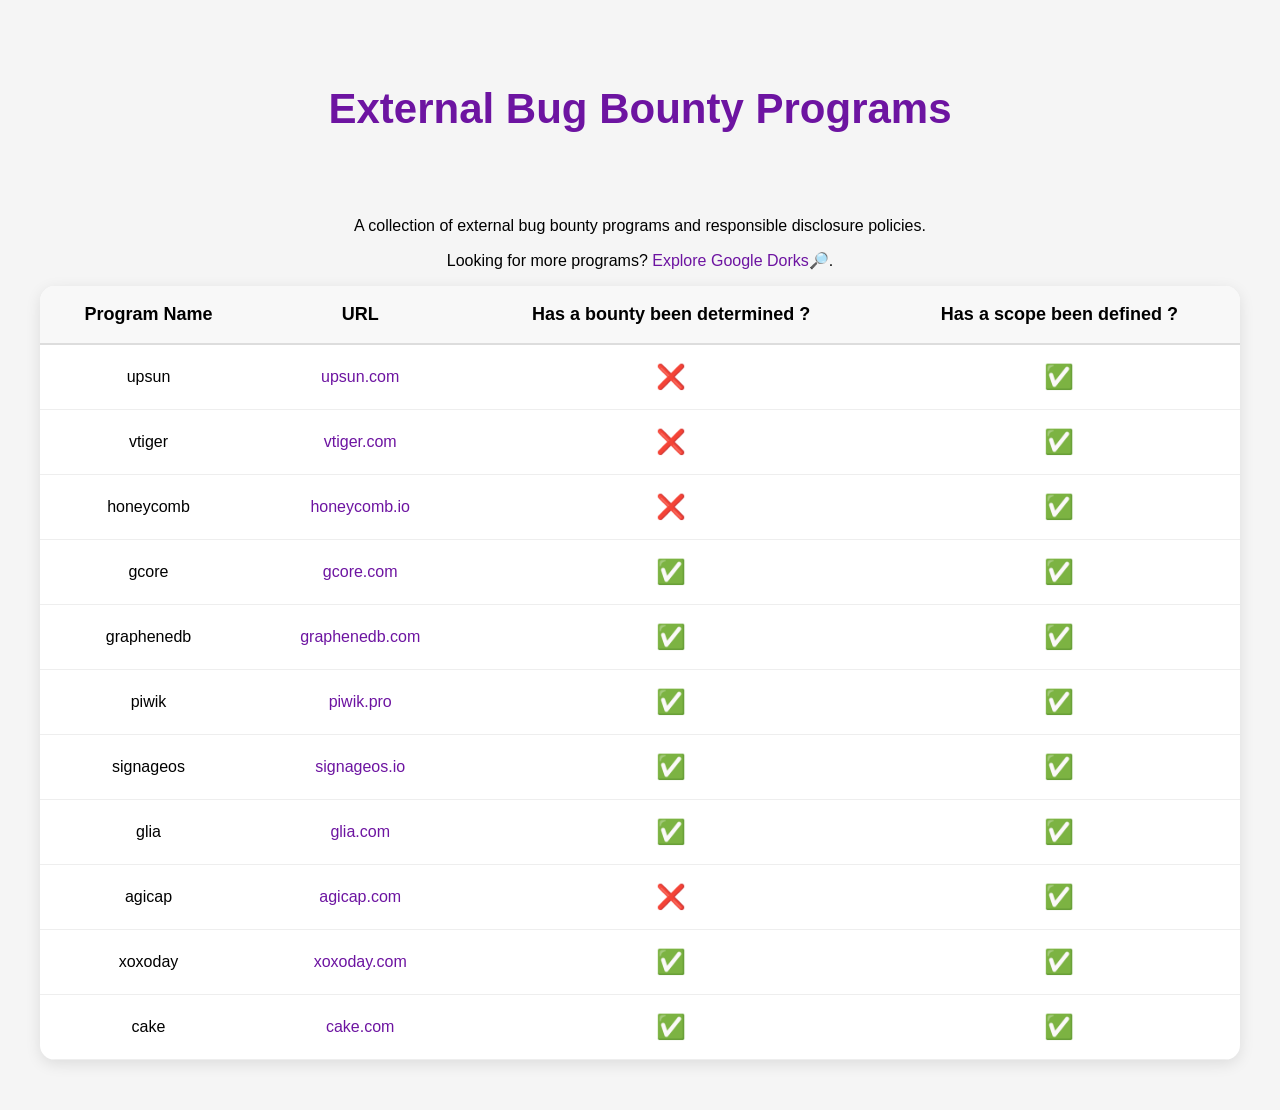
<file: index.html>
<!DOCTYPE html>
<html>
<head>
    <link rel="stylesheet" href="BBP.css">
    <title>External Bug Bounty Programs</title>
</head>

<body>
    <h2>External Bug Bounty Programs</h2></br>
<p class="subtitle">
    A collection of external bug bounty programs and responsible disclosure policies.
</p>
<p class="subtitle">
     Looking for more programs? <a href="Google_Dorks.html">Explore Google Dorks🔎</a>.
</p>

<div class="table-container">
    <table>
  <tr>
    <th>Program Name</th>
    <th>URL</th>
    <th>Has a bounty been determined ?</th>
    <th>Has a scope been defined ?</th>
  </tr>
  <tr>
    <td>upsun</td>
    <td><a href="https://upsun.com/trust-center/security/responsible-disclosure/">upsun.com</a></td>
    <td>❌</td>
    <td>✅</td>
  </tr>
  <tr>
    <td>vtiger</td>
    <td><a href="https://www.vtiger.com/security-center/bug-bounty/">vtiger.com</a></td>
    <td>❌</td>
    <td>✅</td>
  </tr>
  <tr>
    <td>honeycomb</td>
    <td><a href="https://docs.honeycomb.io/security-compliance/bug-bounty-program">honeycomb.io</a></td>
    <td>❌</td>
    <td>✅</td>
  </tr>
  <tr>
    <td>gcore</td>
    <td><a href="https://gcore.com/bug-bounty-program">gcore.com</a></td>
    <td>✅</td>
    <td>✅</td>
  </tr>
  <tr>
    <td>graphenedb</td>
    <td><a href="https://graphenedb.com/legal/bug-bounty/">graphenedb.com</a></td>
    <td>✅</td>
    <td>✅</td>
  </tr>
  <tr>
    <td>piwik</td>
    <td><a href="https://piwik.pro/bug-bounty-program/">piwik.pro</a></td>
    <td>✅</td>
    <td>✅</td>
  </tr>
  <tr>
    <td>signageos</td>
    <td><a href="https://www.signageos.io/legal/bug-bounty">signageos.io</a></td>
    <td>✅</td>
    <td>✅</td>
  </tr>
  <tr>
    <td>glia</td>
    <td><a href="https://www.glia.com/security-bounty">glia.com</a></td>
    <td>✅</td>
    <td>✅</td>
  </tr>
  <tr>
    <td>agicap</td>
    <td><a href="https://agicap.com/en/bug-bounty/">agicap.com</a></td>
    <td>❌</td>
    <td>✅</td>
  </tr>
  <tr>
    <td>xoxoday</td>
    <td><a href="https://www.xoxoday.com/bug-bounty#reward">xoxoday.com</a></td>
    <td>✅</td>
    <td>✅</td>
  </tr>
  <tr>
    <td>cake</td>
    <td><a href="https://security.cake.com/">cake.com</a></td>
    <td>✅</td>
    <td>✅</td>
  </tr>
    </table>
</div>
</body>

</html>
</file>
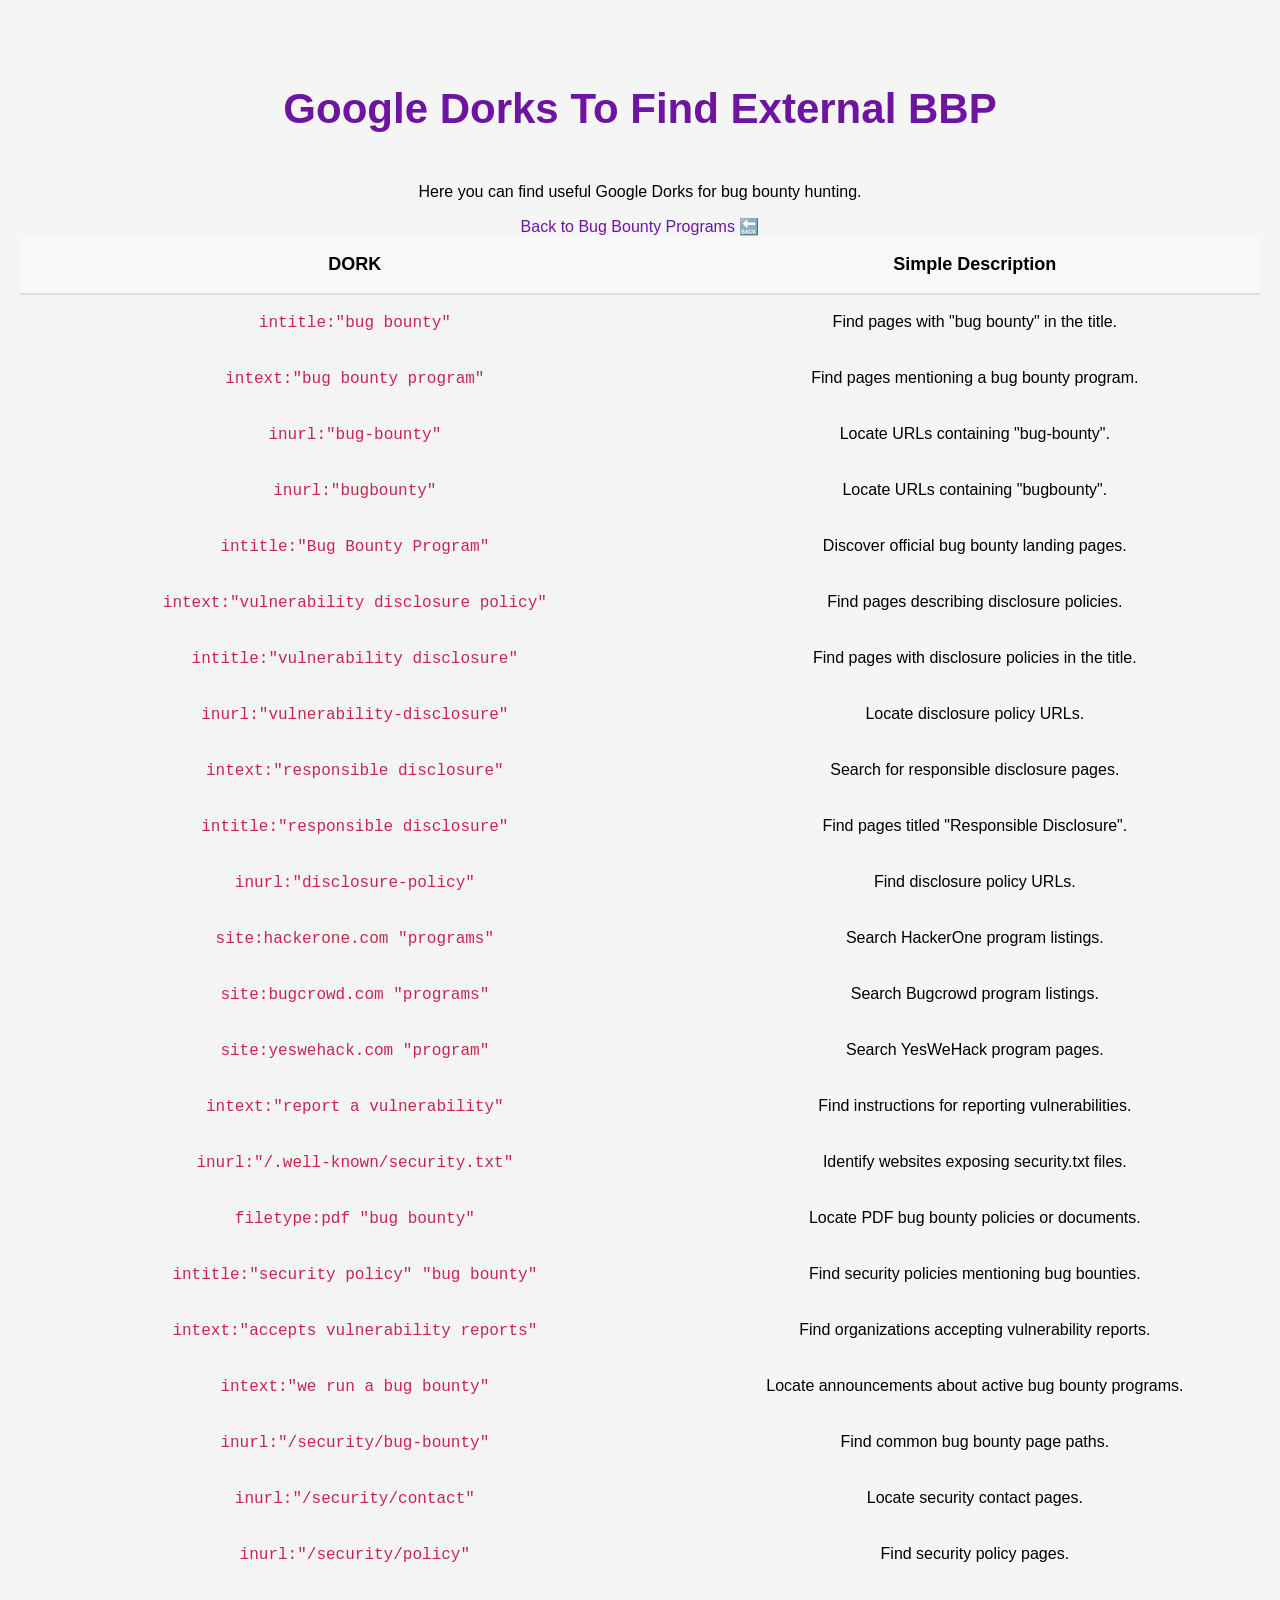
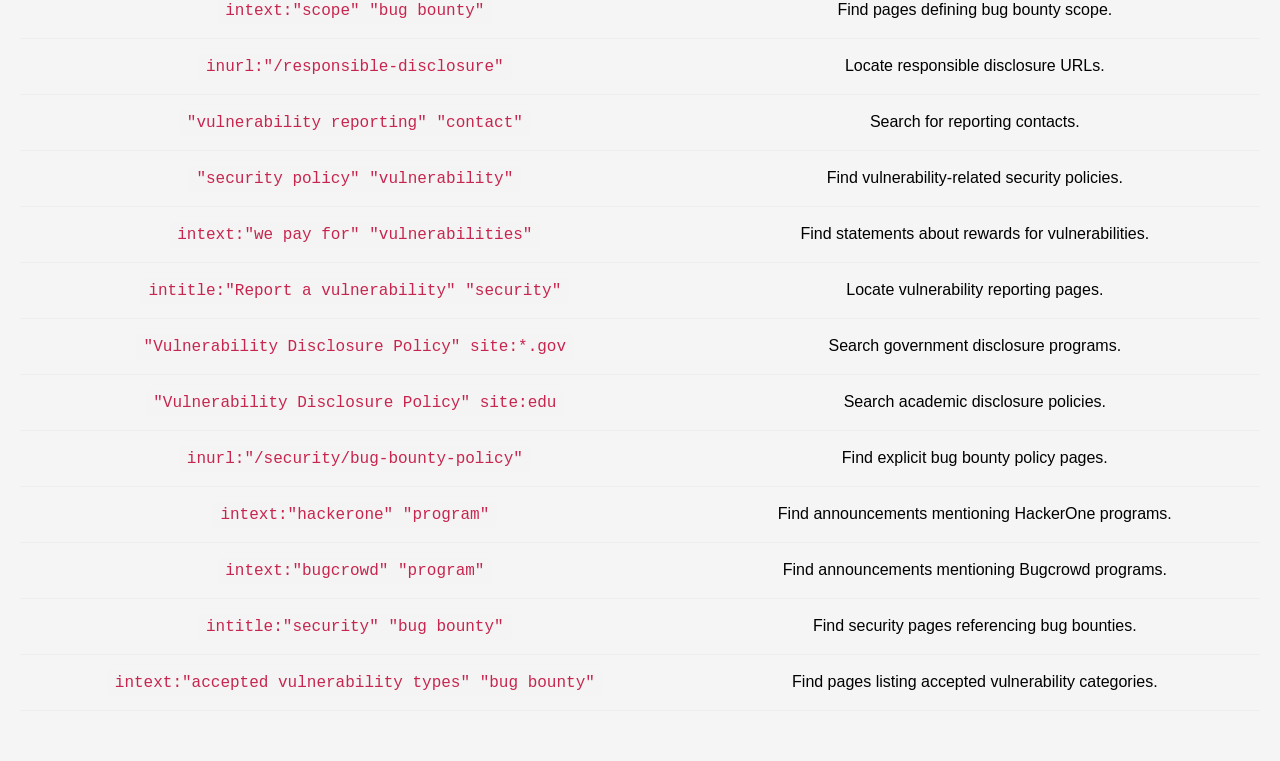
<file: Google_Dorks.html>
<!DOCTYPE html>
<html>
<head>
    <title>Google Dorks</title>
    <link rel="stylesheet" href="BBP.css">
</head>

<body>
    <h2>Google Dorks To Find External BBP</h2>

    <p>Here you can find useful Google Dorks for bug bounty hunting.</p>
    <a href="index.html">Back to Bug Bounty Programs 🔙</a>

<table>
    <tr>
        <th>DORK</th>
        <th>Simple Description</th>
    </tr>

    <tr>
        <td><code>intitle:"bug bounty"</code></td>
        <td>Find pages with "bug bounty" in the title.</td>
    </tr>

    <tr>
        <td><code>intext:"bug bounty program"</code></td>
        <td>Find pages mentioning a bug bounty program.</td>
    </tr>

    <tr>
        <td><code>inurl:"bug-bounty"</code></td>
        <td>Locate URLs containing "bug-bounty".</td>
    </tr>

    <tr>
        <td><code>inurl:"bugbounty"</code></td>
        <td>Locate URLs containing "bugbounty".</td>
    </tr>

    <tr>
        <td><code>intitle:"Bug Bounty Program"</code></td>
        <td>Discover official bug bounty landing pages.</td>
    </tr>

    <tr>
        <td><code>intext:"vulnerability disclosure policy"</code></td>
        <td>Find pages describing disclosure policies.</td>
    </tr>

    <tr>
        <td><code>intitle:"vulnerability disclosure"</code></td>
        <td>Find pages with disclosure policies in the title.</td>
    </tr>

    <tr>
        <td><code>inurl:"vulnerability-disclosure"</code></td>
        <td>Locate disclosure policy URLs.</td>
    </tr>

    <tr>
        <td><code>intext:"responsible disclosure"</code></td>
        <td>Search for responsible disclosure pages.</td>
    </tr>

    <tr>
        <td><code>intitle:"responsible disclosure"</code></td>
        <td>Find pages titled "Responsible Disclosure".</td>
    </tr>

    <tr>
        <td><code>inurl:"disclosure-policy"</code></td>
        <td>Find disclosure policy URLs.</td>
    </tr>

    <tr>
        <td><code>site:hackerone.com "programs"</code></td>
        <td>Search HackerOne program listings.</td>
    </tr>

    <tr>
        <td><code>site:bugcrowd.com "programs"</code></td>
        <td>Search Bugcrowd program listings.</td>
    </tr>

    <tr>
        <td><code>site:yeswehack.com "program"</code></td>
        <td>Search YesWeHack program pages.</td>
    </tr>

    <tr>
        <td><code>intext:"report a vulnerability"</code></td>
        <td>Find instructions for reporting vulnerabilities.</td>
    </tr>

    <tr>
        <td><code>inurl:"/.well-known/security.txt"</code></td>
        <td>Identify websites exposing security.txt files.</td>
    </tr>

    <tr>
        <td><code>filetype:pdf "bug bounty"</code></td>
        <td>Locate PDF bug bounty policies or documents.</td>
    </tr>

    <tr>
        <td><code>intitle:"security policy" "bug bounty"</code></td>
        <td>Find security policies mentioning bug bounties.</td>
    </tr>

    <tr>
        <td><code>intext:"accepts vulnerability reports"</code></td>
        <td>Find organizations accepting vulnerability reports.</td>
    </tr>

    <tr>
        <td><code>intext:"we run a bug bounty"</code></td>
        <td>Locate announcements about active bug bounty programs.</td>
    </tr>

    <tr>
        <td><code>inurl:"/security/bug-bounty"</code></td>
        <td>Find common bug bounty page paths.</td>
    </tr>

    <tr>
        <td><code>inurl:"/security/contact"</code></td>
        <td>Locate security contact pages.</td>
    </tr>

    <tr>
        <td><code>inurl:"/security/policy"</code></td>
        <td>Find security policy pages.</td>
    </tr>

    <tr>
        <td><code>intext:"scope" "bug bounty"</code></td>
        <td>Find pages defining bug bounty scope.</td>
    </tr>

    <tr>
        <td><code>inurl:"/responsible-disclosure"</code></td>
        <td>Locate responsible disclosure URLs.</td>
    </tr>

    <tr>
        <td><code>"vulnerability reporting" "contact"</code></td>
        <td>Search for reporting contacts.</td>
    </tr>

    <tr>
        <td><code>"security policy" "vulnerability"</code></td>
        <td>Find vulnerability-related security policies.</td>
    </tr>

    <tr>
        <td><code>intext:"we pay for" "vulnerabilities"</code></td>
        <td>Find statements about rewards for vulnerabilities.</td>
    </tr>

    <tr>
        <td><code>intitle:"Report a vulnerability" "security"</code></td>
        <td>Locate vulnerability reporting pages.</td>
    </tr>

    <tr>
        <td><code>"Vulnerability Disclosure Policy" site:*.gov</code></td>
        <td>Search government disclosure programs.</td>
    </tr>

    <tr>
        <td><code>"Vulnerability Disclosure Policy" site:edu</code></td>
        <td>Search academic disclosure policies.</td>
    </tr>

    <tr>
        <td><code>inurl:"/security/bug-bounty-policy"</code></td>
        <td>Find explicit bug bounty policy pages.</td>
    </tr>

    <tr>
        <td><code>intext:"hackerone" "program"</code></td>
        <td>Find announcements mentioning HackerOne programs.</td>
    </tr>

    <tr>
        <td><code>intext:"bugcrowd" "program"</code></td>
        <td>Find announcements mentioning Bugcrowd programs.</td>
    </tr>

    <tr>
        <td><code>intitle:"security" "bug bounty"</code></td>
        <td>Find security pages referencing bug bounties.</td>
    </tr>

    <tr>
        <td><code>intext:"accepted vulnerability types" "bug bounty"</code></td>
        <td>Find pages listing accepted vulnerability categories.</td>
    </tr>

</table>
</body>
</html>
</file>
<file: BBP.css>
body {
    background-color: #f5f5f5;
    font-family: Arial, Helvetica, sans-serif;
    text-align: center;
    margin: 0;
    padding: 50px 20px;
}

h2 {
    color: #6d14a1;
    font-size: 42px;
    margin-bottom: 50px;
}

/* Container */
.table-container {
    max-width: 1200px;
    margin: auto;
    background: white;
    border-radius: 15px;
    overflow: hidden;
    box-shadow: 0 4px 15px rgba(0, 0, 0, 0.1);
}

/* Table */
table {
    width: 100%;
    border-collapse: collapse;
}

/* Header */
th {
    background-color: #f8f8f8;
    padding: 18px;
    text-align: center;
    font-size: 18px;
    border-bottom: 2px solid #ddd;
}

/* Cells */
td {
    padding: 18px;
    text-align: center;
    border-bottom: 1px solid #eee;
}

/* Hover effect */
tr:hover {
    background-color: #fafafa;
}

/* Links */
a {
    color: #6d14a1;
    text-decoration: none;
    font-weight: 500;
}

a:hover {
    text-decoration: underline;
    color:rgb(58, 48, 68)
}

/* Emoji */
td:nth-child(3),
td:nth-child(4) {
    text-align: center;
    font-size: 24px;
}

code {
    background-color: #f4f4f4;
    padding: 4px 8px;
    border-radius: 5px;
    font-family: Consolas, monospace;
    color: #c7254e;
}
</file>
